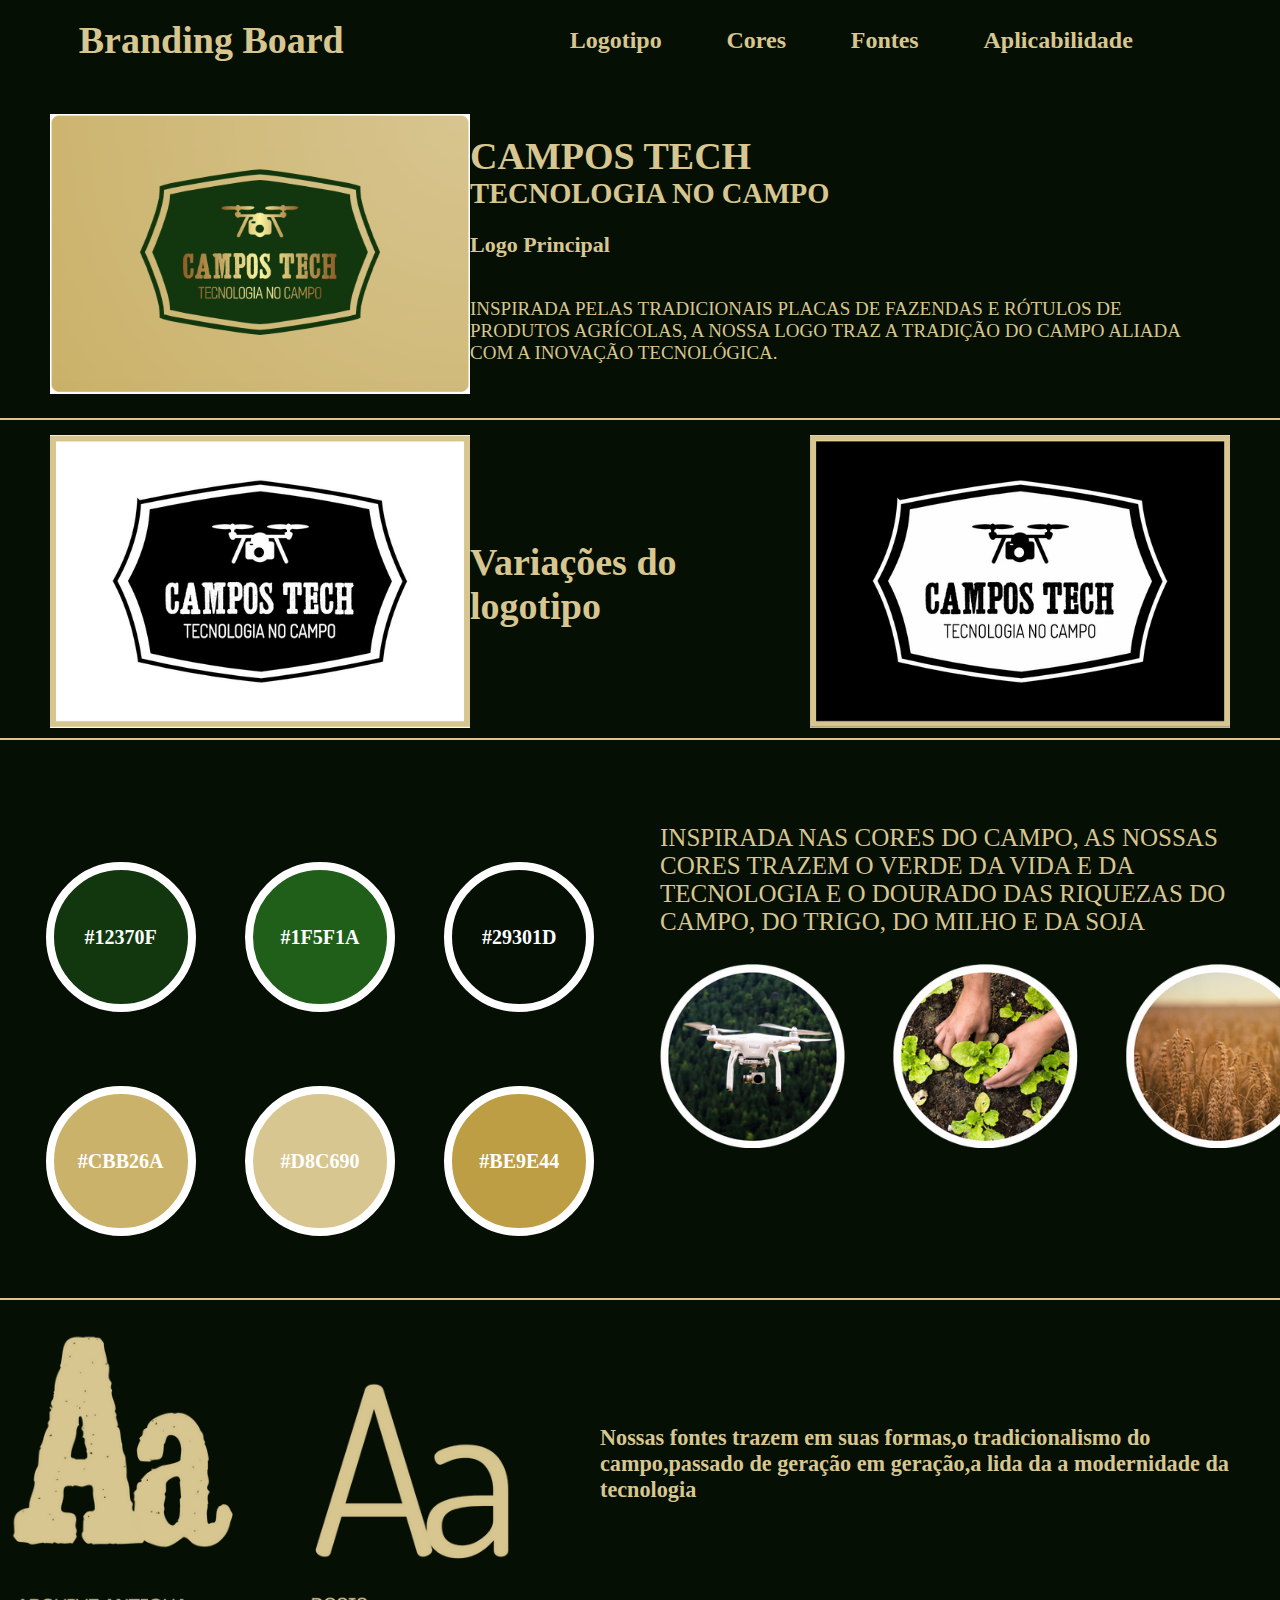
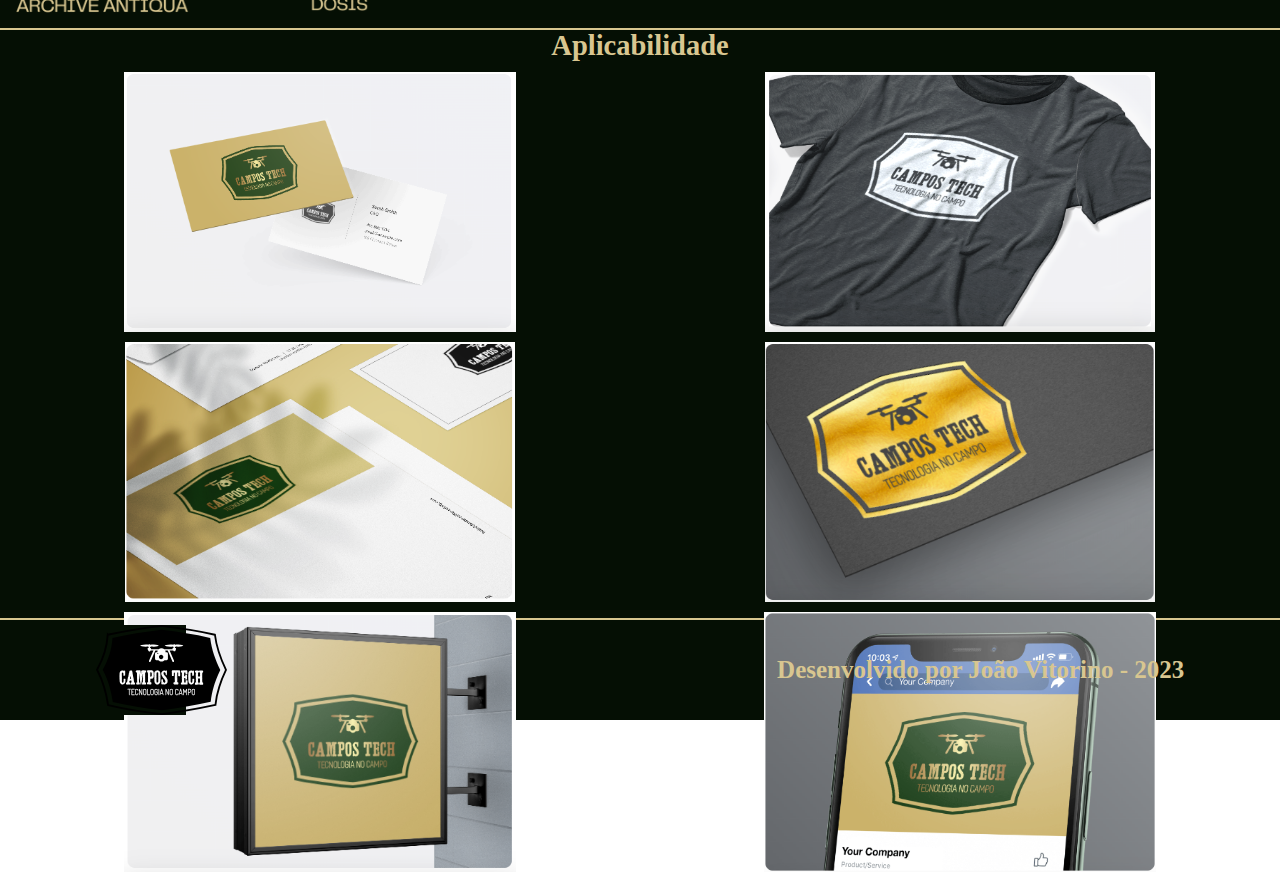
<file: Projeto 1 - Branding Board/index.html>
<!DOCTYPE html>
<html lang="pt-br">
<head>
    <meta charset="UTF-8">
    <meta name="viewport" content="width=device-width, initial-scale=1.0">
    <title>Brading Board</title>
    <link rel="stylesheet" href="estilo.css">
</head>
<body>
    <header>
        <h1>Branding Board</h1>
        <nav>
            <ul>
                <li><a href="#logotipo">Logotipo</a></li>
                <li><a href="#cores">Cores</a></li>
                <li><a href="#fontes">Fontes</a></li>
                <li><a href="#aplicabilidade">Aplicabilidade</a></li>
            </ul>
        </nav>
    </header>
    <section id="logotipo">
        <div id="logo_linha1">
            <figure><img src="imagens/logo1.png" width="420"></figure>
            <article>
                <h1>CAMPOS TECH</h1>
                <h2>TECNOLOGIA NO CAMPO</h2>
                <br>
                <h3>Logo Principal</h3>
                <p>INSPIRADA PELAS TRADICIONAIS PLACAS DE FAZENDAS E RÓTULOS
                    DE PRODUTOS AGRÍCOLAS, A NOSSA LOGO TRAZ A TRADIÇÃO DO
                    CAMPO ALIADA COM A INOVAÇÃO TECNOLÓGICA.</p>
        </div>
        <div id="logo_linha2">
          
            <figure><img src="imagens/logo2.png" width="420"></figure>
            <h1>Variações do logotipo</h1>
            <figure><img src="imagens/logo3.png" width="420"></figure>
            
        </div>
    </section>
    <section id="cores">
        <div id="circulo_cores">
            <div class="circulo" style="background-color:#12370F">#12370F</div>
            <div class="circulo" style="background-color:#1F5F1A">#1F5F1A</div>
            <div class="circulo" style="background-color:#050F04">#29301D</div>
            <div class="circulo" style="background-color:#CBB26A">#CBB26A</div>
            <div class="circulo" style="background-color:#D8C690">#D8C690</div>
            <div class="circulo" style="background-color:#BE9E44">#BE9E44</div>            
        </div>
        <article>
            <p>INSPIRADA NAS CORES DO CAMPO, AS NOSSAS
                CORES TRAZEM O VERDE DA VIDA E DA TECNOLOGIA
                E O DOURADO DAS RIQUEZAS DO CAMPO, DO TRIGO,
                DO MILHO E DA SOJA</p> 
                <br>
                <figure><img src="imagens/cores_inspiração.png" width="650"></figure> 
        </article>
    </section>
    <section id="fontes">
        <figure class="fontes_box">
            <img src="imagens/fonte1.png" width="350px">

        </figure>
        <figure class="fontes_box2">
            <img src="imagens/fonte2.png" width="329px">
        </figure>
        <article>
            <h3>Nossas fontes trazem em suas formas,o tradicionalismo do
                campo,passado de geração em geração,a lida da a
                modernidade da tecnologia</h3>
          
        </article>

    </section>
    <section id="aplicabilidade">
        <h2>Aplicabilidade</h2>
        <section id="grid_fotos">
            <figure><img src="imagens/aplicabilidade_Cartão.png" height="260px"></figure>
            <figure><img src="imagens/aplicabilidade_Camiseta.png" height="260px"></figure>
            <figure><img src="imagens/aplicabilidade_Envelope.png" height="260px"></figure>
            <figure><img src="imagens/aplicabilidade_Logo Dourado.png" height="260px"></figure>
            <figure><img src="imagens/aplicabilidade_placa.png" height="260px"></figure>
            <figure><img src="imagens/aplicabilidade_social_media.png" height="260px"></figure>
        </section>
    </section>
    <footer>
        <figure>
            <img src="imagens/rodape_logo.svg" height="90px">

        </figure>
        <h2>Desenvolvido por João Vitorino - 2023</h2>
    
    </footer>

    
</body>
</html>
</file>
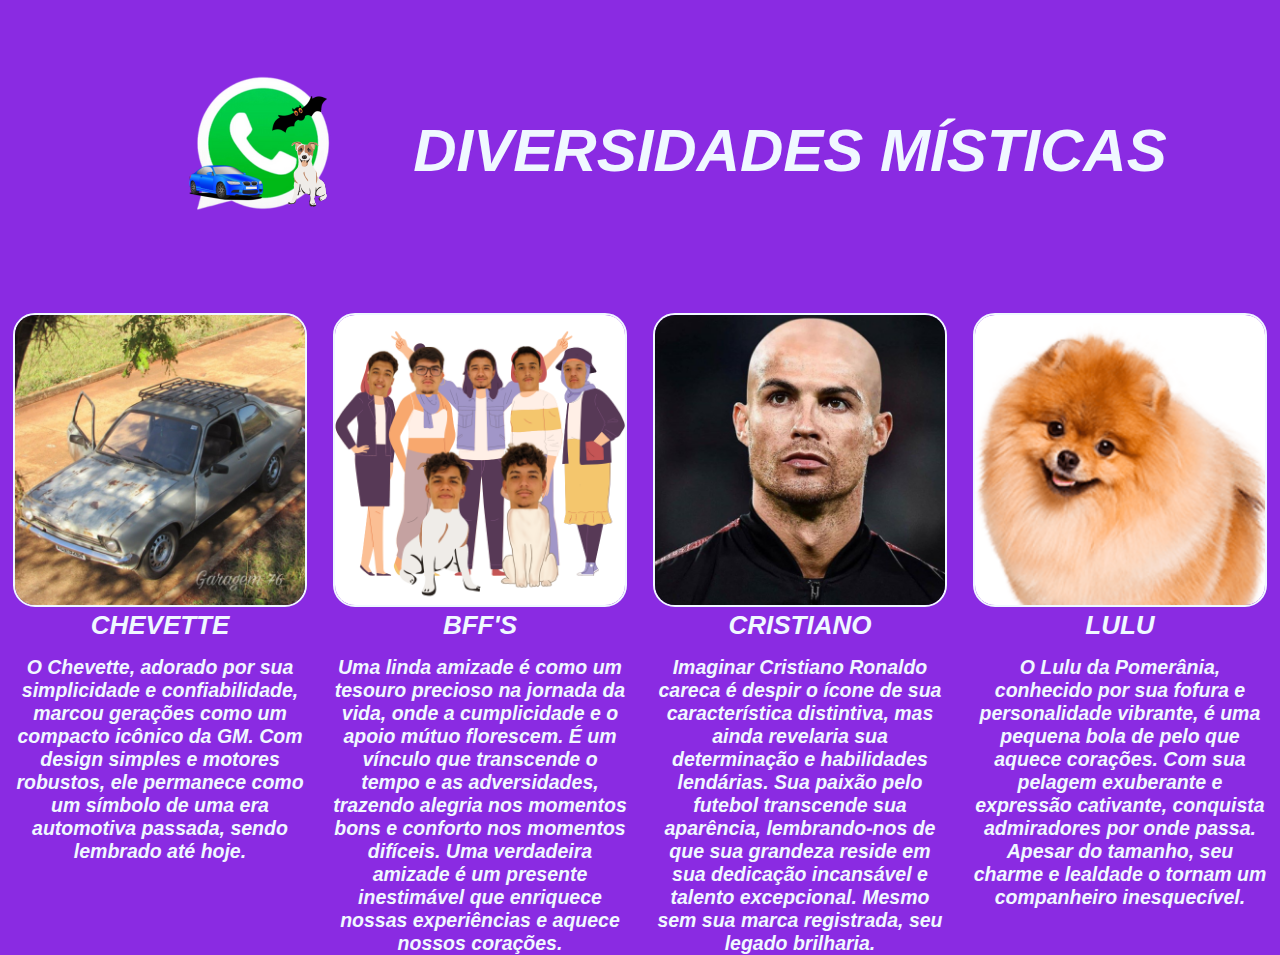
<file: Projeto 2 - Colunas Responsivas/index.html>
<!DOCTYPE html>
<html lang="pt-br">
<head>
    <meta charset="UTF-8">
    <meta name="viewport" content="width=device-width, initial-scale=1.0">
    <link rel="stylesheet" href="style.css">
    <title>DIVERSIDADES...</title>
</head>
<body>
    <main>
    <div class="titulo"><img src="fotos/logo.png"><h1>DIVERSIDADES MÍSTICAS</h1></div>
    
    <div class="linha">

        <div class="linha25">
            <img src="fotos/chevette.png" alt="">
            <h1>CHEVETTE </h1> <br>
            <h2>O Chevette, adorado por sua simplicidade e confiabilidade, marcou gerações como um compacto icônico da GM. Com design simples e motores robustos, ele permanece como um símbolo de uma era automotiva passada, sendo lembrado até hoje.</h2>
        </div>


        <div class="linha25">
            <img src="fotos/equipe.png" alt="">
            <h1>BFF'S</h1> <br>
            <h2>Uma linda amizade é como um tesouro precioso na jornada da vida, onde a cumplicidade e o apoio mútuo florescem. É um vínculo que transcende o tempo e as adversidades, trazendo alegria nos momentos bons e conforto nos momentos difíceis. Uma verdadeira amizade é um presente inestimável que enriquece nossas experiências e aquece nossos corações.</h2>
        </div>

        <div class="linha25"><img src="fotos/cr7.png" alt="">
        <h1>CRISTIANO</h1> <br>
        <h2>Imaginar Cristiano Ronaldo careca é despir o ícone de sua característica distintiva, mas ainda revelaria sua determinação e habilidades lendárias. Sua paixão pelo futebol transcende sua aparência, lembrando-nos de que sua grandeza reside em sua dedicação incansável e talento excepcional. Mesmo sem sua marca registrada, seu legado brilharia.</h2></div>


        <div class="linha25"><img src="fotos/lulu.png" alt="">
        <h1>LULU</h1> <br>
        <h2>O Lulu da Pomerânia, conhecido por sua fofura e personalidade vibrante, é uma pequena bola de pelo que aquece corações. Com sua pelagem exuberante e expressão cativante, conquista admiradores por onde passa. Apesar do tamanho, seu charme e lealdade o tornam um companheiro inesquecível.
        </h2></div>
        </div>
    </main>
    </div>
    
</body>
</html>
</file>
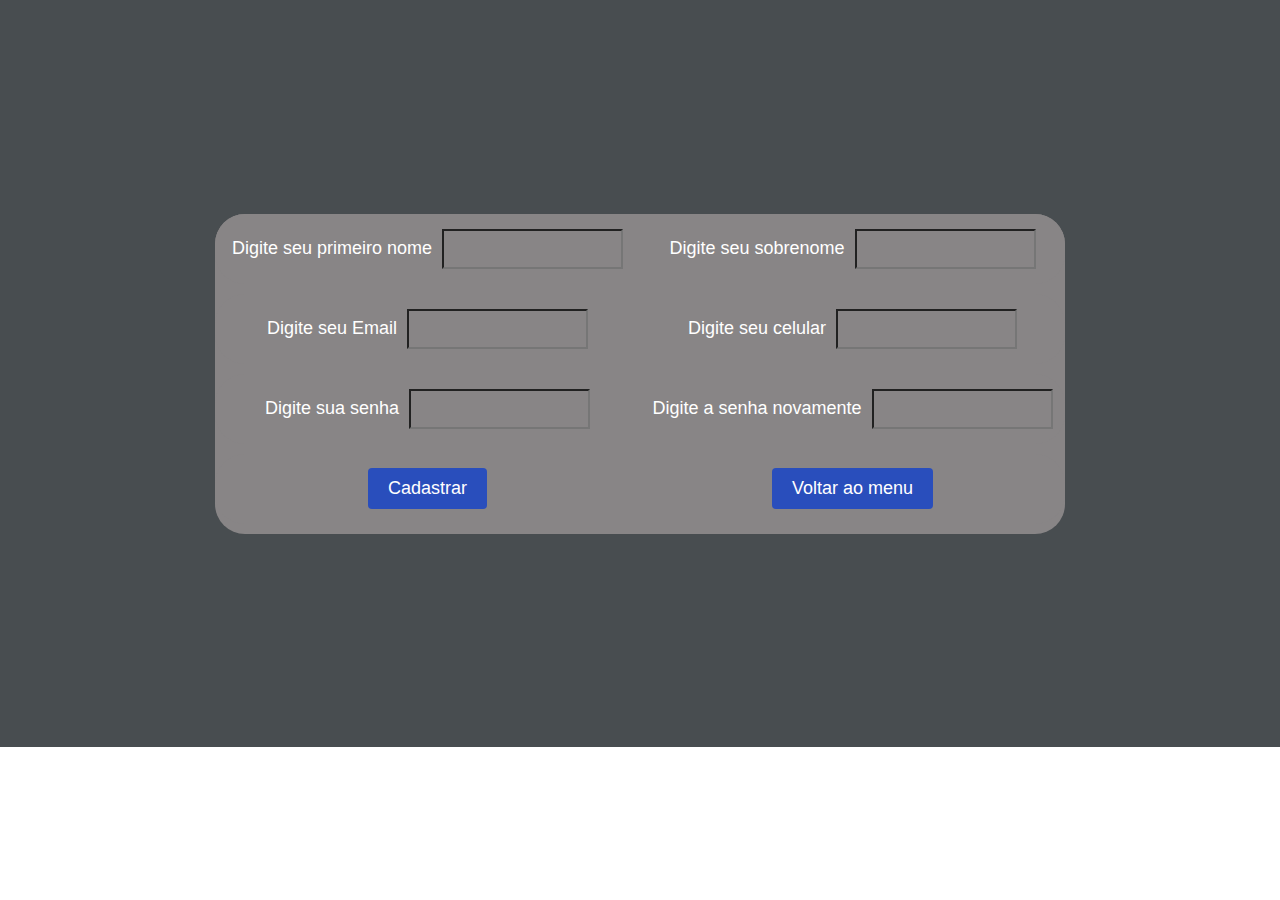
<file: Projeto 3 - Sistema de RH/cadastro.html>
<!DOCTYPE html>
<html lang="pt-br">
<head>
    <meta charset="UTF-8">
    <meta name="viewport" content="width=device-width, initial-scale=1.0">
    <link rel="stylesheet" href="style.css">
    <title>Tela de Cadastro</title>
</head>
<body>
    <div class="caixa">
        <div class="quadrado">
            <div class="caixa50">
                <div class="caixa25">
                    <label>Digite seu primeiro nome</label>
                <input type="text" name="primeironome">
                </div>
                <div class="caixa25">
                    <label>Digite seu sobrenome</label>
                <input type="text" name="sobrenome">
                </div>
            </div>
            <div class="caixa50">
                <div class="caixa25">
                    <label>Digite seu Email</label>
                <input type="email" name="email">
                </div>
                <div class="caixa25">
                    <label>Digite seu celular</label>
                    <input type="text" name="celular">
                </div>
                
            
            </div>
            <div class="caixa50">
                <div class="caixa25">
                    <label for="senha">Digite sua senha</label>
                <input type="password" id="senha" name="senha">
                </div>
                <div class="caixa25">
                    <label for="senha">Digite a senha novamente</label>
                <input type="password" id="senha" name="senha2"> 
                </div>
            </div>
            <div class="caixa50b">
                <div class="caixa25">
                    <button class="custom-button">Cadastrar</button>
                </div>
                <div class="caixa25">
                    <button class="custom-button">Voltar ao menu</button>
                </div>
            </div>
        </div>
    </div>
</body>
</html>
</file>
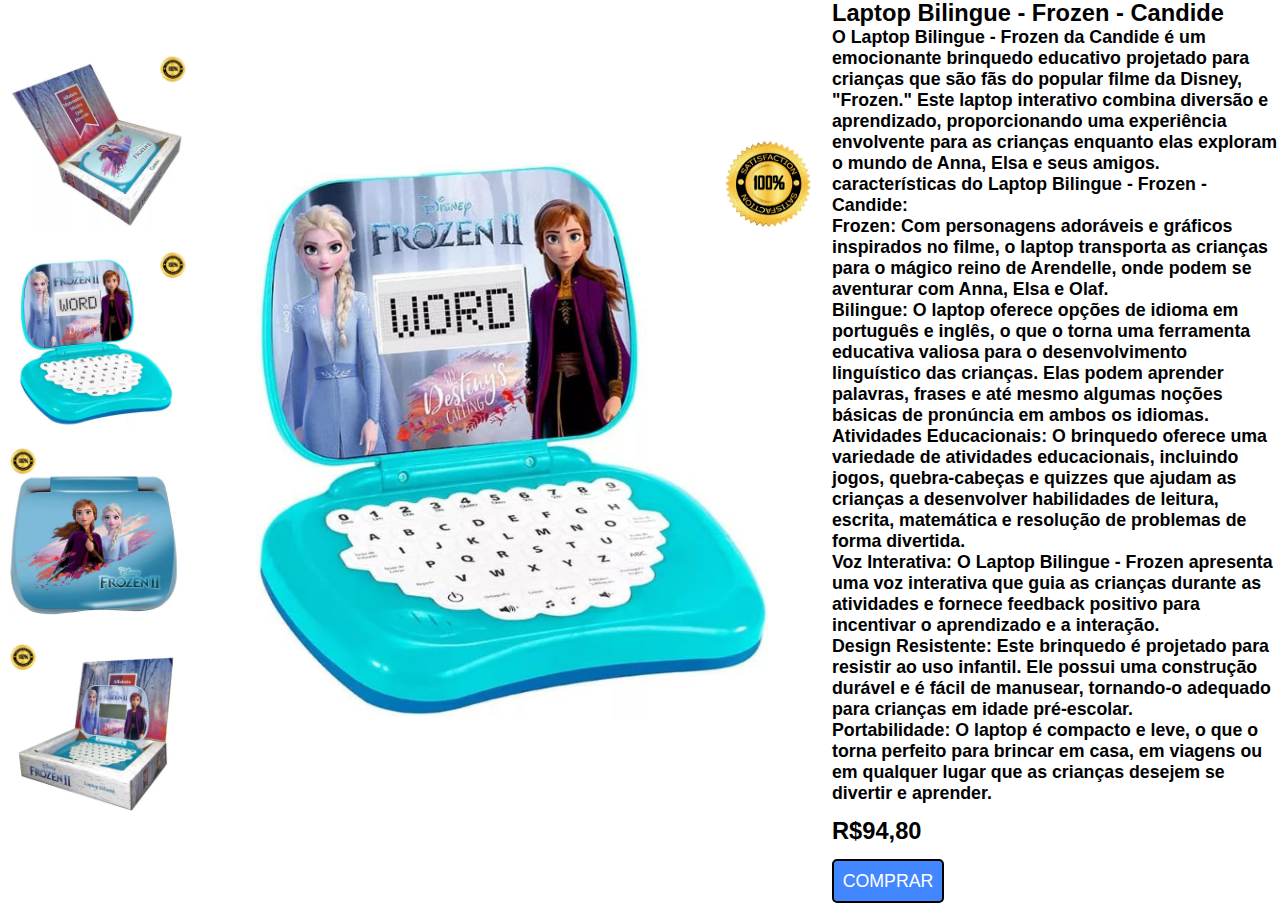
<file: Projeto 4 - Exercícios de JavaScript/exercicio.html>
<!DOCTYPE html>
<html lang="pt-br">
<head>
    <meta charset="UTF-8">
    <meta name="viewport" content="width=device-width, initial-scale=1.0">
    <link rel="stylesheet" href="style.css">
    <title>Tech Master</title>
    <script>
        function mudaFoto(end){
            document.getElementById("produto").src=end
        }
    </script>
</head>
<body>
    <main>
        <div class="container">

            <div class="row15">
                <div class="miniaturas">
                    <img src="img/img1.png" onmousemove="mudaFoto('img/img1.png')">
                </div>
                <div class="miniaturas">
                    <img src="img/notebookFrozen.png" onmousemove="mudaFoto('img/notebookFrozen.png')">
                </div>
                <div class="miniaturas">
                    <img src="img/img3.png"onmousemove="mudaFoto('img/img3.png')">
                </div>
                <div class="miniaturas">
                    <img src="img/img4.png"onmousemove="mudaFoto('img/img4.png')">
                </div>
            </div>
            <div class="row50">
                <img src="img/notebookFrozen.png" id="produto"alt="">
            </div>
            <div class="row35">
                <h1>Laptop Bilingue - Frozen - Candide</h1>
                <h2> O Laptop Bilingue - Frozen da Candide é um emocionante brinquedo educativo projetado para crianças que são fãs do popular filme da Disney, "Frozen." Este laptop interativo combina diversão e aprendizado, proporcionando uma experiência envolvente para as crianças enquanto elas exploram o mundo de Anna, Elsa e seus amigos.
                    <br>
                    <h2>características do Laptop Bilingue - Frozen - Candide:</h2>
                    
                    <h2>Frozen: Com personagens adoráveis e gráficos inspirados no filme, o laptop transporta as crianças para o mágico reino de Arendelle, onde podem se aventurar com Anna, Elsa e Olaf.</h2>
                    
                    <h2>Bilingue: O laptop oferece opções de idioma em português e inglês, o que o torna uma ferramenta educativa valiosa para o desenvolvimento linguístico das crianças. Elas podem aprender palavras, frases e até mesmo algumas noções básicas de pronúncia em ambos os idiomas.</h2>
                    
                    <h2>Atividades Educacionais: O brinquedo oferece uma variedade de atividades educacionais, incluindo jogos, quebra-cabeças e quizzes que ajudam as crianças a desenvolver habilidades de leitura, escrita, matemática e resolução de problemas de forma divertida.</h2>
                    
                    <h2>Voz Interativa: O Laptop Bilingue - Frozen apresenta uma voz interativa que guia as crianças durante as atividades e fornece feedback positivo para incentivar o aprendizado e a interação.</h2>
                    
                    <h2>Design Resistente: Este brinquedo é projetado para resistir ao uso infantil. Ele possui uma construção durável e é fácil de manusear, tornando-o adequado para crianças em idade pré-escolar.</h2>
                    
                    <h2>Portabilidade: O laptop é compacto e leve, o que o torna perfeito para brincar em casa, em viagens ou em qualquer lugar que as crianças desejem se divertir e aprender.</h2>
                    <br>
                    <h1>R$94,80</h1>
                    <br>
                    <button>COMPRAR</button>

            </div>

        </div>
    </main>
    
</body>
</html>
</file>
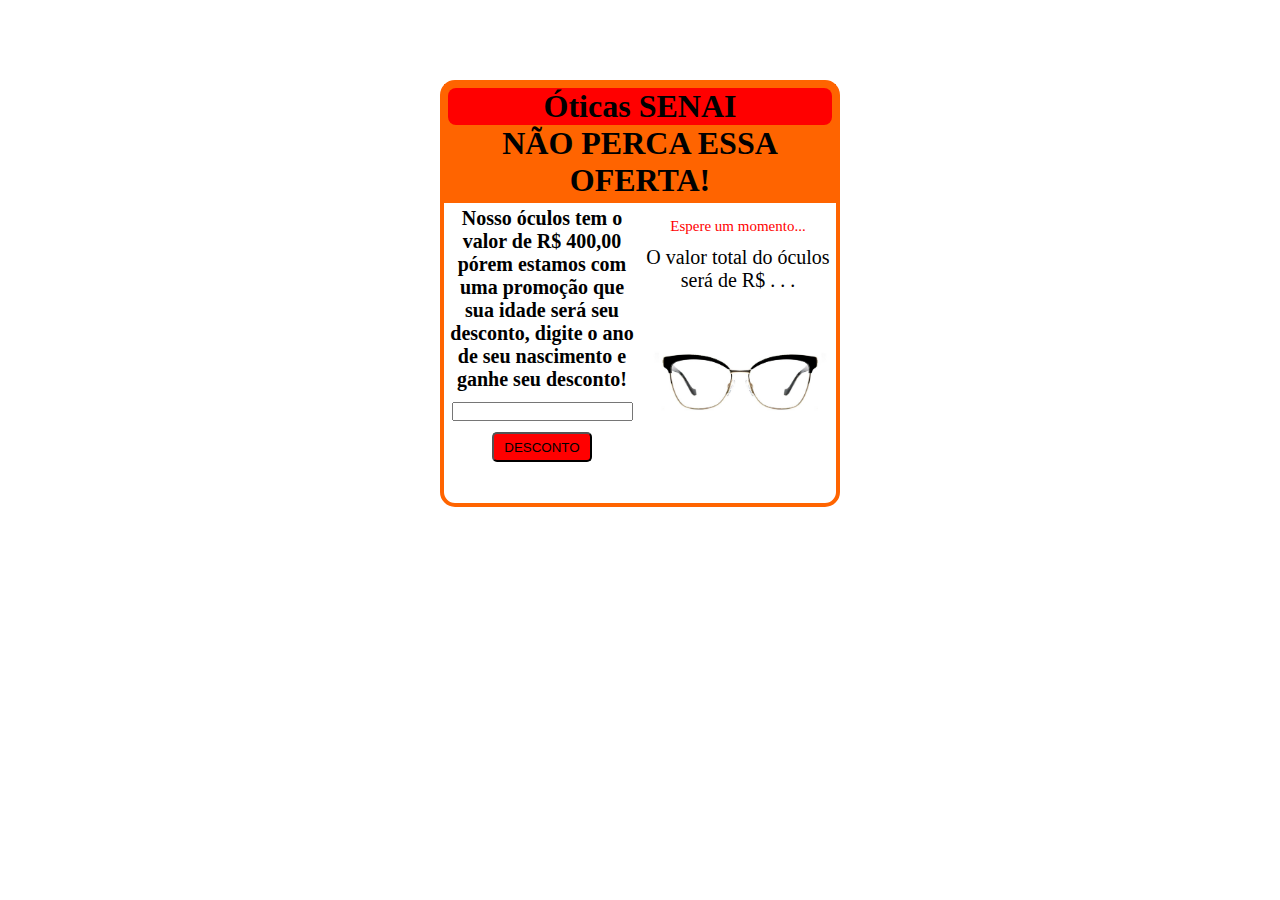
<file: Projeto 5 - Trabalho em duplas/exercicio_1.html>
<!DOCTYPE html>
<html lang="en">
<head>
    <meta charset="UTF-8">
    <meta name="viewport" content="width=device-width, initial-scale=1.0">
    <link rel="stylesheet" href="style.css">
    <title>Ótica</title>
</head>
<body>
    <div class="caixa1">
        
        <div class="linha">
            <div class="titulo">
                <h1>Óticas SENAI</h1>
            </div>
            <h1>NÃO PERCA ESSA OFERTA!</h1>
        </div>
        <div class="lado">
            <h2>Nosso óculos tem o valor de R$ 400,00 pórem estamos com uma promoção que sua idade será seu desconto, digite o ano de seu nascimento e ganhe seu desconto!</h2>
            <input type="number" name="ano_nascimento" id="ano_nascimento">
            <button onclick="cal_desconto()">DESCONTO</button>

        </div>
        <div class="lado">
            <p id="resultado">Espere um momento...</p>
            <p id="montante">O valor total do óculos será de R$ . . .</p>
            <img src="oculos.gif" alt="">

        </div>
    </div>
    <script>
        function cal_desconto(){
            ano_atual = Number (new Date().getFullYear()) - 1
            ano_nasc = new Date(document.getElementById("ano_nascimento").value).getFullYear()
            desconto = Number(ano_atual) - Number(ano_nasc)
            document.getElementById('resultado').innerHTML = `O seu desconto será de ${desconto} %`
            montante = 400 - (Number(desconto) * 4)
            
            document.getElementById('montante').innerHTML = `O valor total do óculos será de R$${Number(montante).toFixed(2)} `


            // (Number(atual.value) * 1.16).toFixed(2)
            // alert (desconto)

        }
    </script>
</body>
</html>
</file>
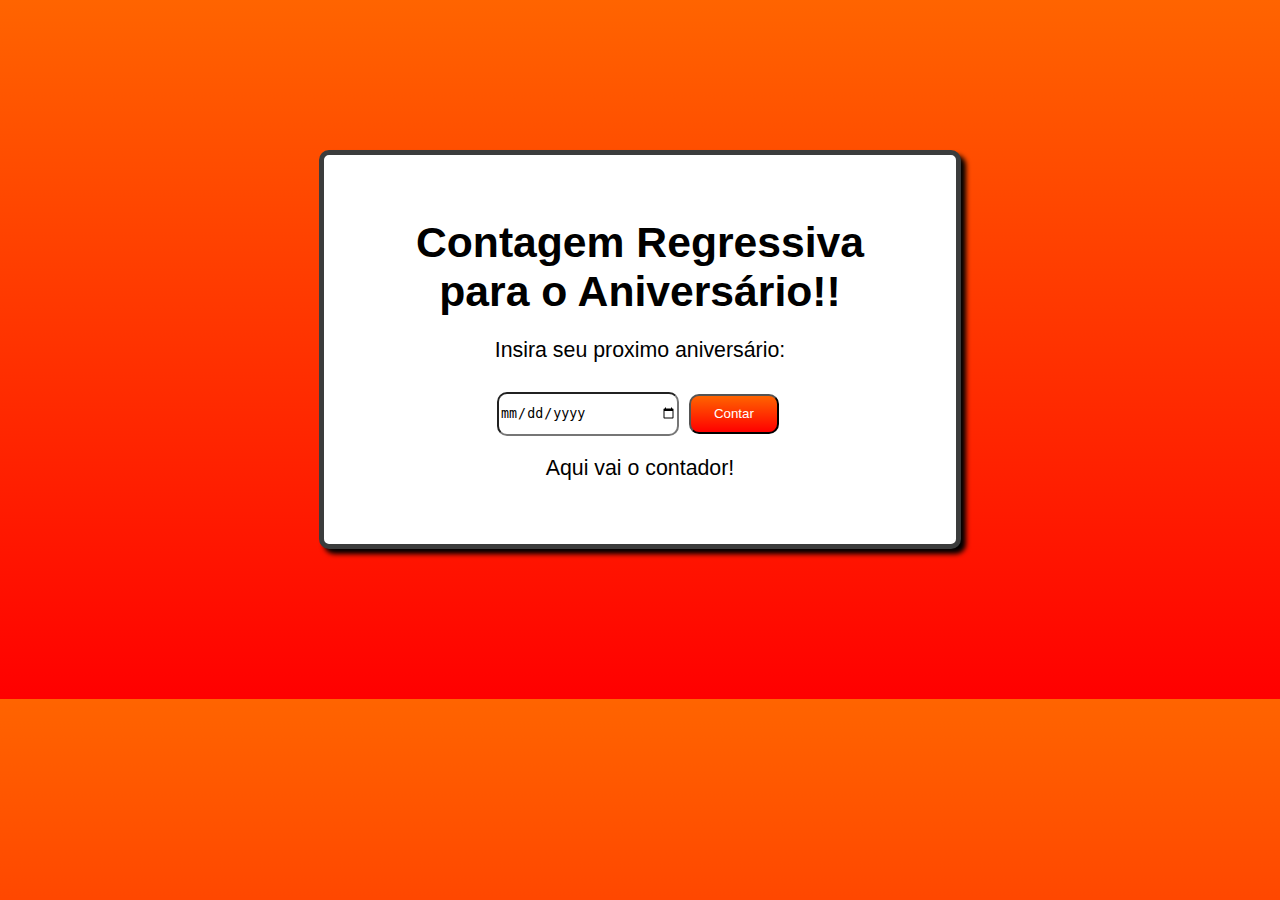
<file: Projeto 5 - Trabalho em duplas/exercicio_2.html>
<!DOCTYPE html>
<html>
<head>
    <title>Contagem Regressiva para o Aniversário</title>
    <link rel="stylesheet" href="estilo.css">
    <meta charset="utf-8">
</head>
<body>
    <div class="box">
        
    
    <h1>Contagem Regressiva para o Aniversário!!</h1>
    <p>Insira seu proximo aniversário: </p>
    <input type="date" name="" id="nascimento">
    <button onclick="atualizarContagemRegressiva()">Contar</button>
    <div id="contador">Aqui vai o contador!</div>
    </div>

    <script>
        const dataAniversario = new Date()

        function atualizarContagemRegressiva() {
            const agora = new Date(document.getElementById('nascimento').value)
            const diferenca = agora - dataAniversario
        
            if (Math.floor(diferenca/(1000 * 60 * 60 * 24)) == -1) {
                document.getElementById('contador').innerHTML = "Feliz Aniversário!"
            } else if(diferenca > 0){
                const dias = Math.floor(diferenca / (1000 * 60 * 60 * 24));
                const horas = Math.floor((diferenca % (1000 * 60 * 60 * 24)) / (1000 * 60 * 60))
                document.getElementById('contador').innerHTML = `Faltam: ${dias} dias e ${horas} horas!!`
            }else{
                document.getElementById('contador').innerHTML = "Seu aniversário já passou!"
            }
        }

        
    </script>
</body>
</html>
</file>
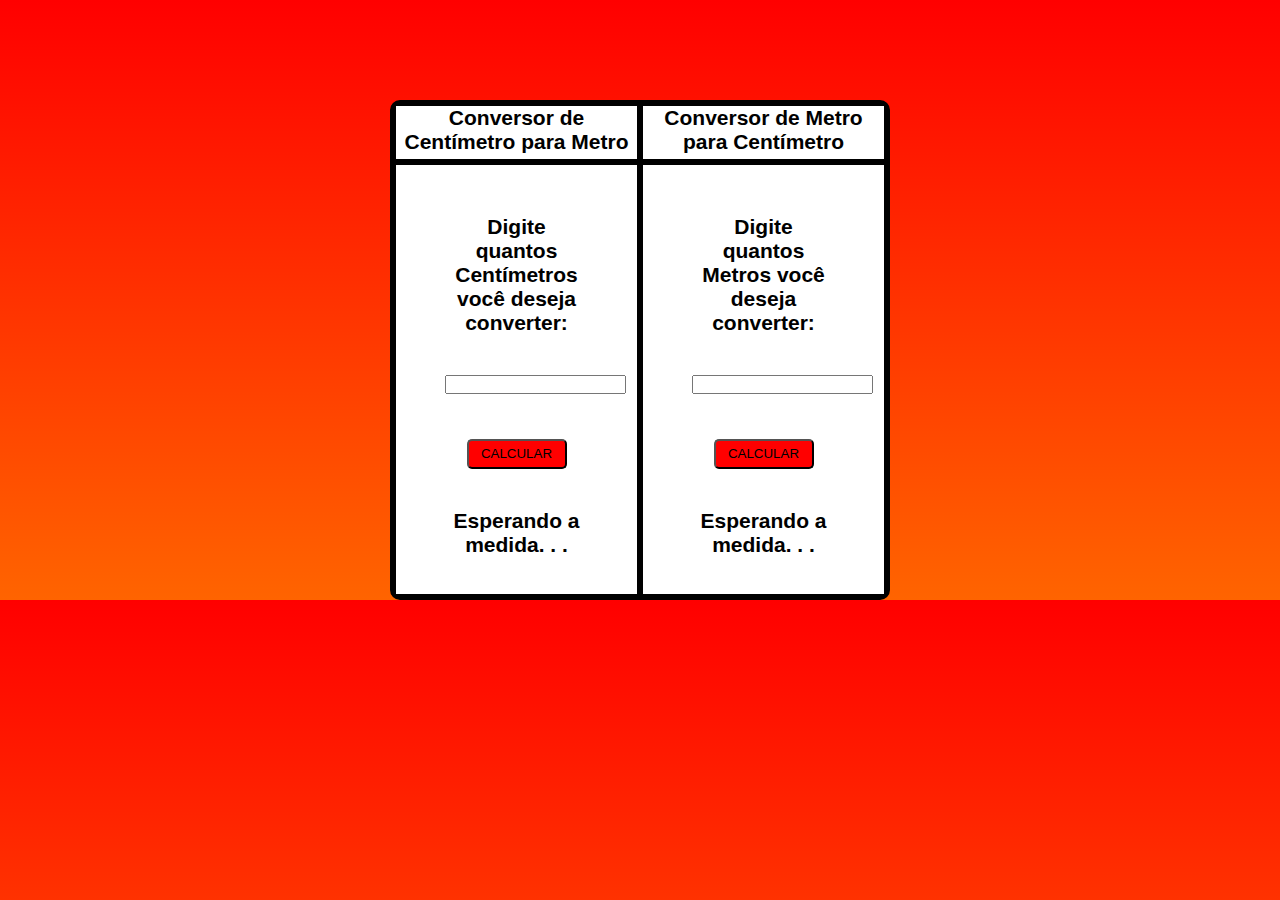
<file: Projeto 5 - Trabalho em duplas/exercicio_3.html>
<!DOCTYPE html>
<html lang="pt-br">
<head>
    <meta charset="UTF-8">
    <meta name="viewport" content="width=device-width, initial-scale=1.0">
    <link rel="stylesheet" href="style3.css">
    <title>Conversor</title>
</head>
<body>
    <div class="box">
        <div class="titulo">
            <h1>Conversor de Centímetro para Metro</h1>
        </div>
        <div class="titulo">
            <h1>Conversor de Metro para Centímetro</h1>
        </div>

        <div class="box50">
            <h2>Digite quantos Centímetros você deseja converter:</h2>
            <input type="number" name="CMS" id="CMS">
            <br>
            <button onclick="cal_cm_mts()">CALCULAR</button>
            <h2 id="calculo">Esperando a medida. . .</h2>


        </div>

        <div class="box50">
            <h2>Digite quantos Metros você deseja converter:</h2>
            <input type="number" name="METROS" id="METROS">
            <br>
            <button onclick="cal_mts_cm()">CALCULAR</button>
            <h2 id="calculo2">Esperando a medida. . .</h2>

            
        </div>

    </div>
    <script>
        function cal_cm_mts(){
            conta = Number(CMS.value) / 100
            document.getElementById('calculo').innerHTML = `Você terá ${conta} Mts `
        }
        function cal_mts_cm(){
            conta = Number(METROS.value) * 100
            document.getElementById('calculo2').innerHTML = `Você terá ${conta} Cm `
        }



    </script>
</body>
</html>
</file>
<file: Projeto 2 - Colunas Responsivas/style.css>
*{
    margin:0;
	padding: 0;
	box-sizing: border-box;
    /* border: 2px solid red; */
    background-color: blueviolet;
    color: aliceblue;
}
.linha {
    width: 100%;
    height:400px;
    display: flex;
    flex-wrap: wrap;
    font-style: italic;
    font-family: 'Segoe UI', Tahoma, Geneva, Verdana, sans-serif;
    text-align: center;

}
.linha25 {
    width: 23%;
    font-size: small;
    margin: 1%;
    
  
}
.linha25 img{
    width: 100%;
    border: 2px solid aliceblue;
    border-radius: 22px;
}
.titulo{
    font-size: 30px;
    text-align: center;
    font-family: 'Franklin Gothic Medium', 'Arial Narrow', Arial, sans-serif;
    font-style: italic;
    color: aliceblue;
    display: flex;
    align-items: center;
    justify-content: center; 
}   
@media screen and (max-width: 1200px){
    .linha25 {
        width: 48%;
    }
}
@media screen and (max-width: 768px){
    .linha25 {
        width: 100%;
        margin: 0;
    }
}
</file>
<file: Projeto 3 - Sistema de RH/style.css>
*{
    margin:0;
	padding: 0;
	box-sizing: border-box;
}
body {
    font-family: 'Segoe UI', Tahoma, Geneva, Verdana, sans-serif;
}
.caixa{
    width: auto;
    height: 747px;
    background-color: #484d50;
    justify-content: center;
    display: flex;
    margin: auto;
    /* border: 2px solid black;  */
   
}
.quadrado{
    width: 850px;
    height: 320px;
    background-color: #888586;
    margin: auto;
    display: flex;
    flex-wrap: wrap;
    justify-content: center;
    border-radius: 30px;
    /* border: 2px solid black;  */
    
    
}
.caixa25{
    /* border: 2px solid black;  */
    width: 50%;
    height:70px;
    display: flex;
    align-items: center;
    justify-content: center;

}
.caixa50b{
    /* border: 2px solid black;  */
    background-color:#888586;
    border-radius: 30px;
    width: 100%;
    height: 70px;
    text-align: center;
    display: flex;
    

}
.caixa50{
    /* border: 2px solid black;  */
    background-color:#888586;
    border-radius: 30px;
    width: 100%;
    height: 70px;
    text-align: center;
    display: flex;
    

}
.custom-button {
    background-color: #294EBC;
    color: #fff;
    border: none;
    padding: 10px 20px;
    margin-bottom: 8px;
    border-radius: 4px;
    cursor: pointer;
    transition: background-color 0.7s ease;
    margin: 10px;
    font-size: large;
}

.custom-button:hover {
    background-color: #2980b9;
}

.caixa25 input{
    background-color: #888586;
    color: white;
    height: 40px;
}
.caixa25 label{
    color: #fff;
    margin-right: 10px;
    font-size: large;
}

/* CELULAR */
@media screen and (max-width:768px) {

    .caixa50 {
        background-color: #888586;
        height: 100px;
        display: flex;
        flex-direction: column;
    }
    .caixa25 {
        width: 100%;
    }
    .caixa25 input {
        width: 30%;
    }
    .quadrado {
        border-radius: 30px;

    }
}
</file>
<file: Projeto 4 - Exercícios de JavaScript/style.css>
*{
    margin:0;
	padding: 0;
	box-sizing: border-box;
    /* border: 2px solid red; */
    background-color: white;
}
.container{
    width: 100%;
    height:auto;
    /* border: 2px solid red; */
    display: flex;
}
.row15{
    width: 15%;
    height:auto;
    /* border: 2px solid blue; */
    margin: auto;
}
.row15 img{
    width: 100%;
}
.row50{
    width: 50%;
    height:auto;
    /* border: 2px solid green; */
    margin: auto;
}
.row50 img{
    width: 100%;
}
.row35{
    width: 35%;
    height:auto;
    /* border: 2px solid blue; */
    font-size: 80%;
    font-size: 0.74em;
    font-family: 'Segoe UI', Tahoma, Geneva, Verdana, sans-serif;

}
.miniaturas{
    width: 100%;
    height:23%;
    /* border: 2px solid  #e2fdfe; */
    border-radius: 3px;
}
button{
    width: 25%;
    height: 5%;
    border-radius: 5px;
    font-size: 1.5em;
    background-color: rgb(66, 135, 255);
    border: 2px black solid;
    color: white;
}
</file>
<file: Projeto 5 - Trabalho em duplas/style.css>
*{
    margin:0;
	padding: 0;
	box-sizing: border-box;
    /* border: 2px solid black; */
    margin: auto;
}
.caixa1{
    border: 4px solid #ff6400;
    height: auto;
    width: 400px;
    align-items: flex-start;
    display: flex;
    flex-wrap: wrap;
    margin-top: 80px;
    border-radius: 15px;
}
/* .titulo{
    height: auto;
    width: 100%;
    background-color: red;
    font-size: large;
    text-align: center;
    border-radius: 1px;
} */
.lado{
    height: 300px;
    width: 50%;
    background-color: white;
    align-items: center;
    padding: 1%;
    text-align: center;
    margin: auto;    
    border-radius: 15px;
    }
.lado h1{
    font-size: 22px;
}
.lado h2{
    font-size: 20px;
}
#resultado{
    color: red;
    font-size: 15px;
}
.linha{
    width: 100%;
    padding: 1%;
    text-align: center;
    background-color: #ff6400;

}
#ano_nascimento, #resultado{
    margin: 6% 0;
}
.lado img{
    width: 100%;
    margin: 20% 0;
}
#montante{
    font-size: 20px;
}
.linha .titulo{
    background-color: red;
    border-radius: 8px;
}
button{
    background-color:red;
    width: 100px;
    height: 30px;
    border-radius: 5px;
}
</file>
<file: Projeto 5 - Trabalho em duplas/estilo.css>
body {
    background-color:   #d3d3d3;
    color: rgb(0, 0, 0);
    font: 16pt Arial;
    text-align: center;
    background-image: linear-gradient(to top, red, #ff6400 );
}

.box {
    width: 40%;
    height: 100%;
    margin: 150px auto;
    border: 5px #3b3c3c solid;
    background-color: #ffffff;
    border-radius: 10px;
    box-shadow: 5px 5px 5px #000;
    text-align: center;
    padding: 5%; 
}

input {
    height: 40px;
    width: 35%;
    margin-bottom: 20px;
    border-radius: 10px;
}
button {
    width: 90px;
    height: 40px;
    border-radius: 10px;
    margin: 10px 4px;
    color:rgb(255, 255, 255);
    background-image: linear-gradient(to top, red, #ff6400 );
}
.input{
    background-color: #ffffff;
    width: 50%;
    font-size: medium;
}
h1{
    margin: 0px auto; 
}
</file>
<file: Projeto 5 - Trabalho em duplas/style3.css>
*{
    margin:0;
	padding: 0;
	box-sizing: border-box;
    /* border: 2px solid black; */
    margin: auto;
    font-family: 'Segoe UI', Tahoma, Geneva, Verdana, sans-serif;
}
body{
    background-image: linear-gradient(to top, #ff6400, red);
}
.box{
    height: 500px;
    width: 500px;
    background-color: white;
    align-items: flex-start;
    display: flex;
    flex-wrap: wrap;
    margin-top: 100px;
    border-radius: 10px;
    border: 3px solid black;
}
.box50{
    background-color: white;
    width: 50%;
    height:88%;
    font-size: 14px;
    text-align: center;
    padding: 10%;
    border: 3px solid black;
    /* border-radius: 8px; */

    
}
.titulo{
    width: 50%;
    background-color: white;
    height:12%;
    text-align: center;
    /* border-radius: 10px; */
    border: 3px solid black;
}
.titulo h1{
    font-size: 21px;
}
#METROS, #CMS,#calculo,#calculo2{
    margin-top: 40px;
    margin-bottom: 45px;
}
button{
    background-color:red;
    width: 100px;
    height: 30px;
    border-radius: 5px;
}
</file>
<file: Projeto 1 - Branding Board/estilo.css>
/* DOCUMENTO CSS */

/*RESET*/
* {
    margin: 0;
    padding: 0;
    box-sizing: border-box;
}
body {
    color: #D8C690;
    background-color: #fff;
    font-family: 'Segoe UI';
    font-size: 19px;
}
header {
    height: 80px;
    background-color: #050F04;
    display: flex;
    flex-direction: row;
    justify-content: space-around;
    align-items: center;

}
nav {
    width: 700px;
    height: 80px;
    display: flex;
    flex-direction: row;
    justify-content: center;
    align-items: center;
}
nav ul li {
    display: inline;
    list-style: none;
}
nav ul li a {
    padding: 0 30px;
    font-size: 24px;
    text-decoration: none;
    color: #D8C690;
    font-weight: 600;
}
nav ul li a:hover{
    text-decoration: underline;
}
/* 
SEÇÃO LOGOTIPO 
*/
#logotipo {
    height: 720px;
    background-color: #050F04;
    width: 100%;

}
#logotipo #logo_linha1 {
    height: 340px;
    border-bottom: 2px solid #d8c690;
    margin-bottom: 10px;
    display: flex;
    flex-direction: row;
    justify-content: space-between;
    align-items: center;
}
#logotipo #logo_linha1 figure {
    height: 280px;
    margin-top: 10px;
    margin-left: 50px;
    background-color: #454661;
}
#logotipo img{
    height: 100%;
}
#logotipo #logo_linha1 article {
    width: 800px;
    margin-right: 100px;
    
}
#logotipo #logo_linha1 article h3 {
   font-size: 22px;
    margin-bottom: 40px;
}
#logotipo #logo_linha2 {
    height: 310px;
    width: 100%;
    display: flex;
    flex-direction: row;
    justify-content: space-between;
    align-items: center;
    border-bottom: 2px solid #d8c690;
    padding: 0 50px;

}
/* 
SEÇÃO CORES
 */
#cores {
    height: 500px;
    background-color: #050F04;
    display: flex;
    flex-direction: row;
    justify-content: space-around;
    align-items:center ;
    border-bottom: 2px solid #D8C690;
}
#cores #circulo_cores {
    width: 600px;
    height: 450px;
    border: 1px solid #050F04;
    display: flex;
    flex-direction: row;
    justify-content: space-around;
    align-items: center;
    flex-wrap: wrap;
    color: white;
}
#cores #circulo_cores .circulo {
    width: 150px;
    height: 150px;
    border-radius: 100%;
    border: 8px solid #fff;
    display: flex;
    justify-content: center;
    align-items: center;
    font-size:20px ;
    font-weight: 900;
}
#cores article{
    width: 600px;
    height: 450px;
    font-size: 25px;
}
#cores article h3 {
    margin-bottom: 20px;
    font-size: 35px;
}
/* 
SEÇÃO FONTES 
*/
#fontes {
    height: 330px;
    background-color: #050F04;
    display: flex;
    justify-content: space-around;
    align-items: center;
    border-bottom: 2px solid #D8C690;
    
}
#fontes .fontes_box {
    width: 280px;
    height: 280px;
    margin: 10px;

}
#fontes article {
    width: 800px;
}
/* 
SEÇÃO APLICABILIDADES
*/
#aplicabilidade {
    text-align: center;
    height: 590px;
    background-color: #050F04;
    border-bottom: 2px solid #D8C690;
}
#aplicabilidade #grid_fotos {
    display: flex;
    flex-direction: row;
    justify-content: space-around;
    align-items: center;
    flex-wrap: wrap;
}
#aplicabilidade #grid_fotos figure {
    width:450px;
    height: 250px;
    margin: 10px;
 
}
footer {
    height: 100px;
    display: flex;
    flex-direction: row;
    justify-content: center;
    align-items: center;
    background-color: #050F04;
    justify-content: space-around;
}
footer figure {
    width: 90px;
    height: 90px;
    background-color: #050F04;
}
footer h2 {
    font-size: 25px;
    margin-left: 400px;
}
#fontes .fontes_box2 {
    width: 280px;
    height: 280px;
    margin: 10px;

    }
</file>
